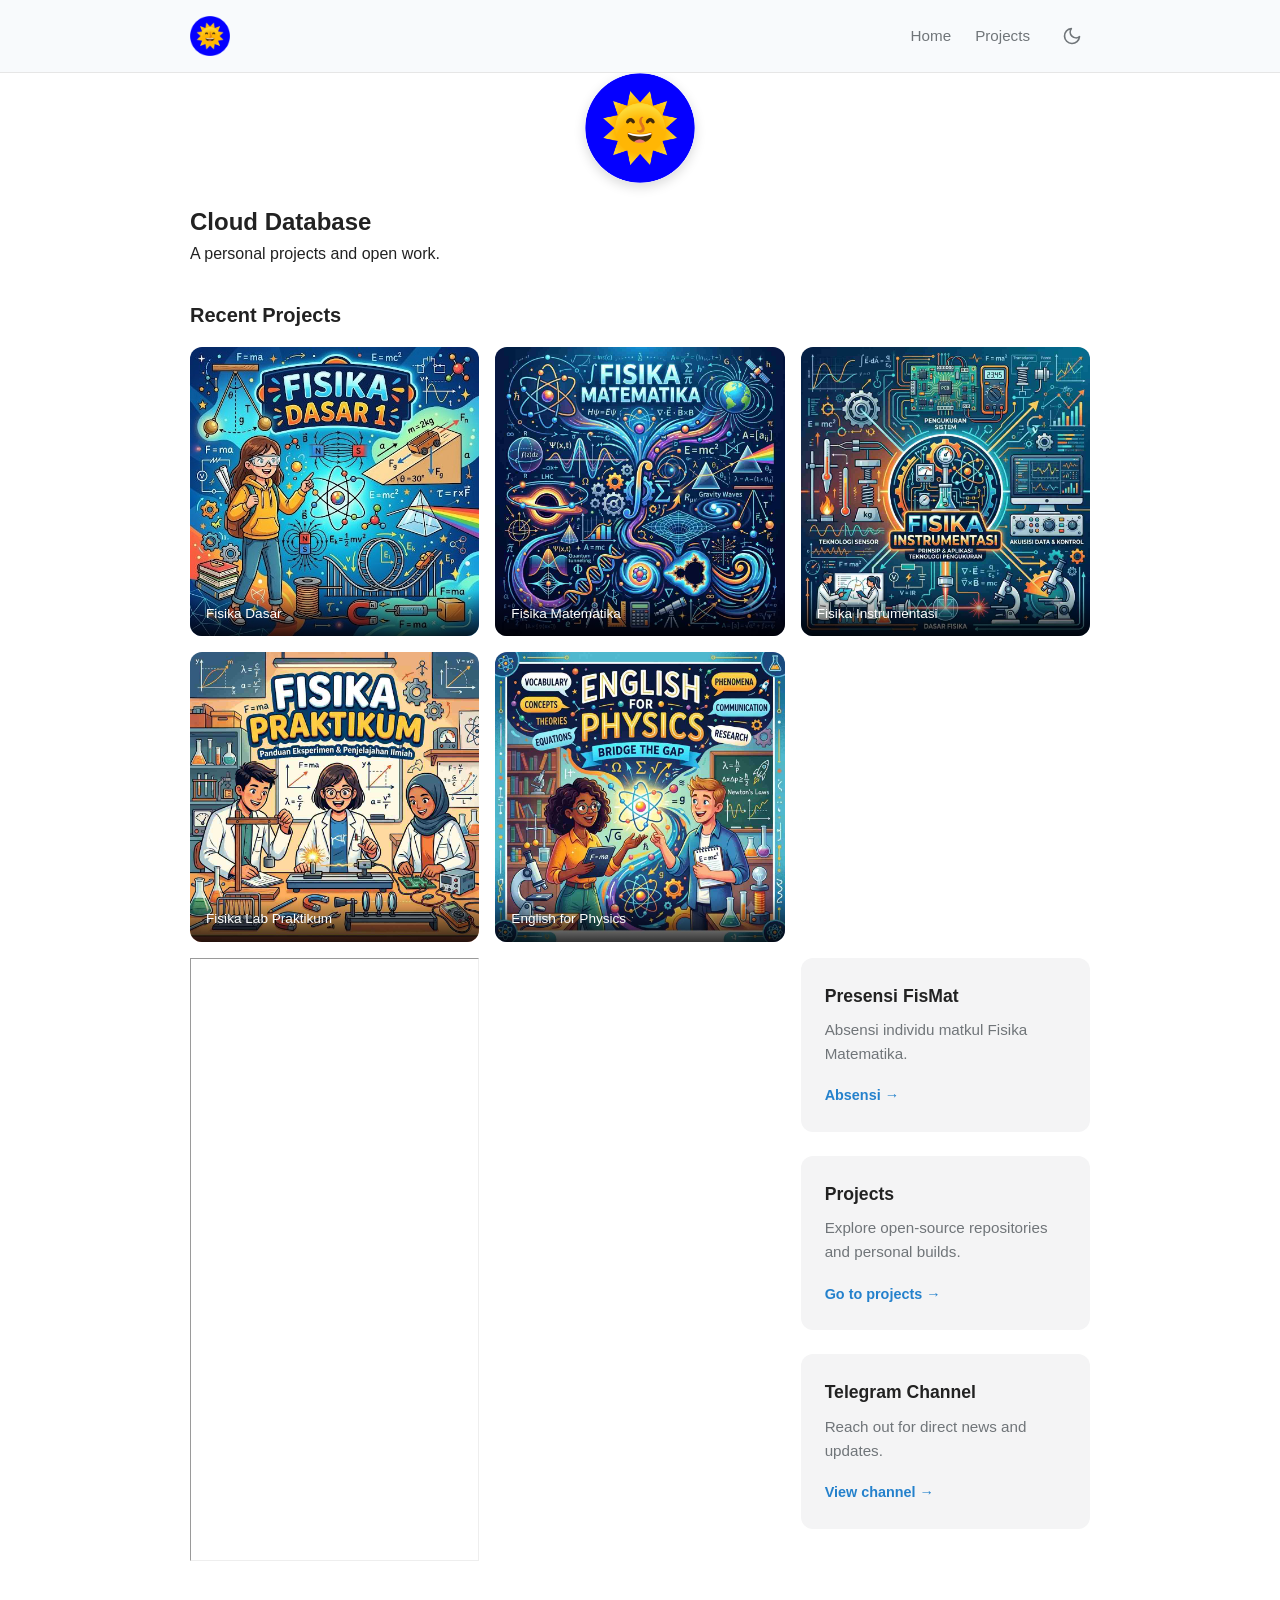
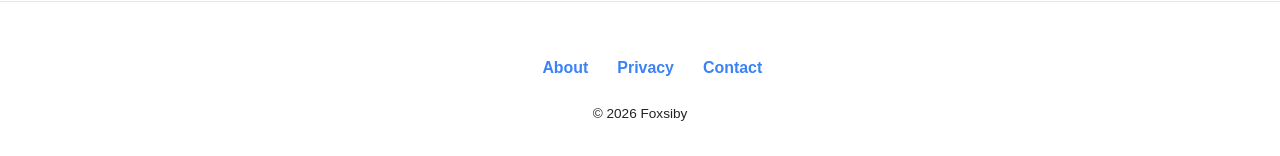
<file: index.html>
<!DOCTYPE html>
<html lang="en">
<head>
    <meta charset="UTF-8">
    <meta name="viewport" content="width=device-width, initial-scale=1.0">
    <title>Krank</title>
    <link rel="stylesheet" href="styles.css">
</head>
<body>

    <header>
        <div class="container nav-inner">
            <button class="menu-btn" id="menuBtn" aria-label="Toggle Navigation">
                <span class="bar"></span>
                <span class="bar"></span>
                <span class="bar"></span>
            </button>

            <a href="index.html" class="logo" target="_blank" rel="noopener noreferrer">
            <img src="favicon.png" alt="Foxsiby">
            </a>

            
            <div class="nav-right">
                <nav class="nav-links" id="navLinks">
                    <a href="index.html" target="_blank" rel="noopener noreferrer">Home</a>
                    <a href="pro.html" target="_blank" rel="noopener noreferrer">Projects</a>
                </nav>
                

                <button class="theme-toggle" id="themeToggle" aria-label="Toggle Theme">
                    <svg class="theme-icon sun-icon" viewBox="0 0 24 24" fill="none" stroke="currentColor" stroke-width="2" stroke-linecap="round" stroke-linejoin="round">
                        <circle cx="12" cy="12" r="5"></circle>
                        <line x1="12" y1="1" x2="12" y2="3"></line>
                        <line x1="12" y1="21" x2="12" y2="23"></line>
                        <line x1="4.22" y1="4.22" x2="5.64" y2="5.64"></line>
                        <line x1="18.36" y1="18.36" x2="19.78" y2="19.78"></line>
                        <line x1="1" y1="12" x2="3" y2="12"></line>
                        <line x1="21" y1="12" x2="23" y2="12"></line>
                        <line x1="4.22" y1="19.78" x2="5.64" y2="18.36"></line>
                        <line x1="18.36" y1="5.64" x2="19.78" y2="4.22"></line>
                    </svg>
                    <svg class="theme-icon moon-icon" viewBox="0 0 24 24" fill="none" stroke="currentColor" stroke-width="2" stroke-linecap="round" stroke-linejoin="round">
                        <path d="M21 12.79A9 9 0 1 1 11.21 3 7 7 0 0 0 21 12.79z"></path>
                    </svg>
                </button>
            </div>
        </div>
    </header>

    <main class="container">
        
        <img class="hero-avatar" src="favicon.png" alt="Krank Profile Picture">
            <h2>Cloud Database</h2>
            <p>A personal projects and open work.</p>
        </section>


        <section id="gallery">
            <div class="section-title">Recent Projects</div>
            <div class="gallery-grid">
                
                
                
                <div class="gallery-item">
                    <a href="y/fisdas.html" target="_blank" rel="noopener noreferrer">
                        <img src="x/fisdas.png" alt="Fisika Dasar">
                    </a>
                    <div class="gallery-caption">Fisika Dasar</div>
                </div>
                
                <div class="gallery-item">
                    <a href="y/fismat.html" target="_blank" rel="noopener noreferrer">
                        <img src="x/fismat.png" alt="Fisika Matematika">
                    </a>
                    <div class="gallery-caption">Fisika Matematika</div>
                </div>
                
                <div class="gallery-item">
                    <a href="y/instrumentasi.html" target="_blank" rel="noopener noreferrer">
                        <img src="x/instrumentasi.png" alt="Fisika Instrumentasi">
                    </a>
                    <div class="gallery-caption">Fisika Instrumentasi</div>
                </div>
                
                <div class="gallery-item">
                    <a href="y/lab.html" target="_blank" rel="noopener noreferrer">
                        <img src="x/lab.png" alt="Fisika Lab Praktikum">
                    </a>
                    <div class="gallery-caption">Fisika Lab Praktikum</div>
                </div>
                
                <div class="gallery-item">
                    <a href="y/english.html" target="_blank" rel="noopener noreferrer">
                        <img src="x/english.png" alt="English for Physics">
                    </a>
                    <div class="gallery-caption">English for Physics</div>
                </div>
                
                
                <br><hr><br>
                        
                
        <section id="links" class="grid">
            <div class="card">
                <h3>Presensi FisMat</h3>
                <p>Absensi individu matkul Fisika Matematika.</p>
                <a href="https://docs.google.com/spreadsheets/d/1k3MvASxECIdjBocROQNHQQ5HLEWFjihHSTTZs-_AMmw/htmlview" target="_blank" rel="noopener noreferrer">Absensi &rarr;</a>
            </div>

            <div class="card">
                <h3>Projects</h3>
                <p>Explore open-source repositories and personal builds.</p>
                <a href="pro.html" target="_blank" rel="noopener noreferrer">Go to projects &rarr;</a>
            </div>

            <div class="card">
                <h3>Telegram Channel</h3>
                <p>Reach out for direct news and updates.</p>
                <a href="https://t.me/foxsiby" target="_blank" rel="noopener noreferrer">View channel &rarr;</a>
            </div>
 
                
            </div>
        </section>
    </main>

        
    <footer>
        
         <a class="footer">
        <h3>
        <a href="about.html" target="_blank" rel="noopener noreferrer">About</a>
        <a href="privacy.html" target="_blank" rel="noopener noreferrer">Privacy</a>
        <a href="contact.html" target="_blank" rel="noopener noreferrer">Contact</a>
        </h3>
        
        <br>
        
        <div class="container">
            <p>&copy; 2026 Foxsiby</p>
        </div>
    </footer>

    <script src="script.js"></script>
</body>
</html>
</file>
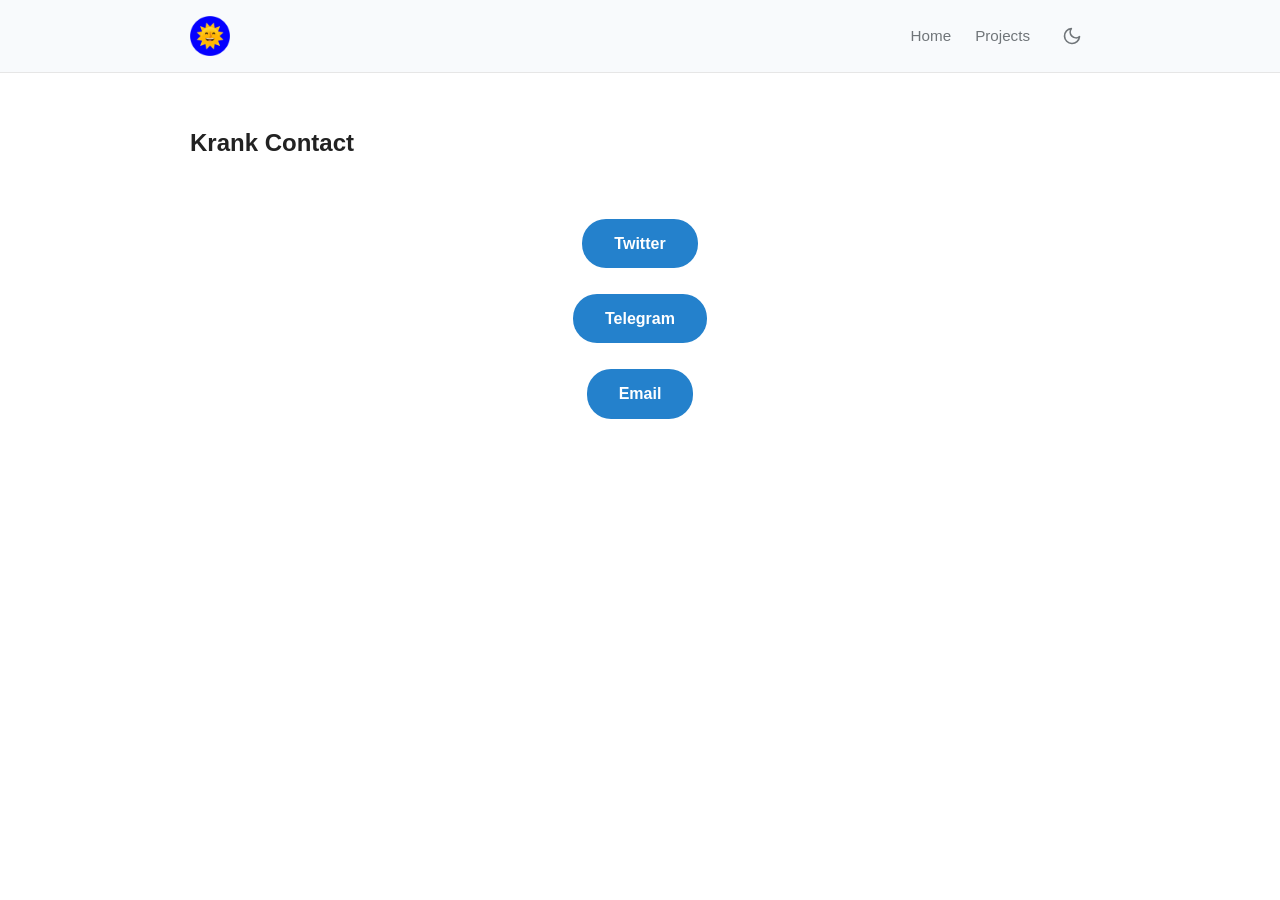
<file: contact.html>
<!DOCTYPE html>
<html lang="en">
<head>
    <meta charset="UTF-8">
    <meta name="viewport" content="width=device-width, initial-scale=1.0">
    <title>Krank Contact</title>
    <link rel="stylesheet" href="styles.css">
</head>
<body>

    <header>
        <div class="container nav-inner">
            <button class="menu-btn" id="menuBtn" aria-label="Toggle Navigation">
                <span class="bar"></span>
                <span class="bar"></span>
                <span class="bar"></span>
            </button>

            <a href="index.html" class="logo">
            <img src="favicon.png" alt="Foxsiby">
            </a>

            
            <div class="nav-right">
                <nav class="nav-links" id="navLinks">
                    <a href="index.html">Home</a>
                    <a href="pro.html">Projects</a>
                </nav>
                

                <button class="theme-toggle" id="themeToggle" aria-label="Toggle Theme">
                    <svg class="theme-icon sun-icon" viewBox="0 0 24 24" fill="none" stroke="currentColor" stroke-width="2" stroke-linecap="round" stroke-linejoin="round">
                        <circle cx="12" cy="12" r="5"></circle>
                        <line x1="12" y1="1" x2="12" y2="3"></line>
                        <line x1="12" y1="21" x2="12" y2="23"></line>
                        <line x1="4.22" y1="4.22" x2="5.64" y2="5.64"></line>
                        <line x1="18.36" y1="18.36" x2="19.78" y2="19.78"></line>
                        <line x1="1" y1="12" x2="3" y2="12"></line>
                        <line x1="21" y1="12" x2="23" y2="12"></line>
                        <line x1="4.22" y1="19.78" x2="5.64" y2="18.36"></line>
                        <line x1="18.36" y1="5.64" x2="19.78" y2="4.22"></line>
                    </svg>
                    <svg class="theme-icon moon-icon" viewBox="0 0 24 24" fill="none" stroke="currentColor" stroke-width="2" stroke-linecap="round" stroke-linejoin="round">
                        <path d="M21 12.79A9 9 0 1 1 11.21 3 7 7 0 0 0 21 12.79z"></path>
                    </svg>
                </button>
            </div>
        </div>
    </header>

    <main class="container">
        
        <br><br>

        <h2>Krank Contact</h2>


            <section class="hero">
                <a href="https://x.com/foxsiby" class="cta-button">Twitter</a> <br><br>
                <a href="https://t.me/zitove" class="cta-button">Telegram</a> <br><br>
                <a href="mailto:ifauji@proton.me" class="cta-button">Email</a> <br><br>
            </section>
        
                
            </div>
        </section>
    </main>

    <script src="script.js"></script>
</body>
</html>
</file>
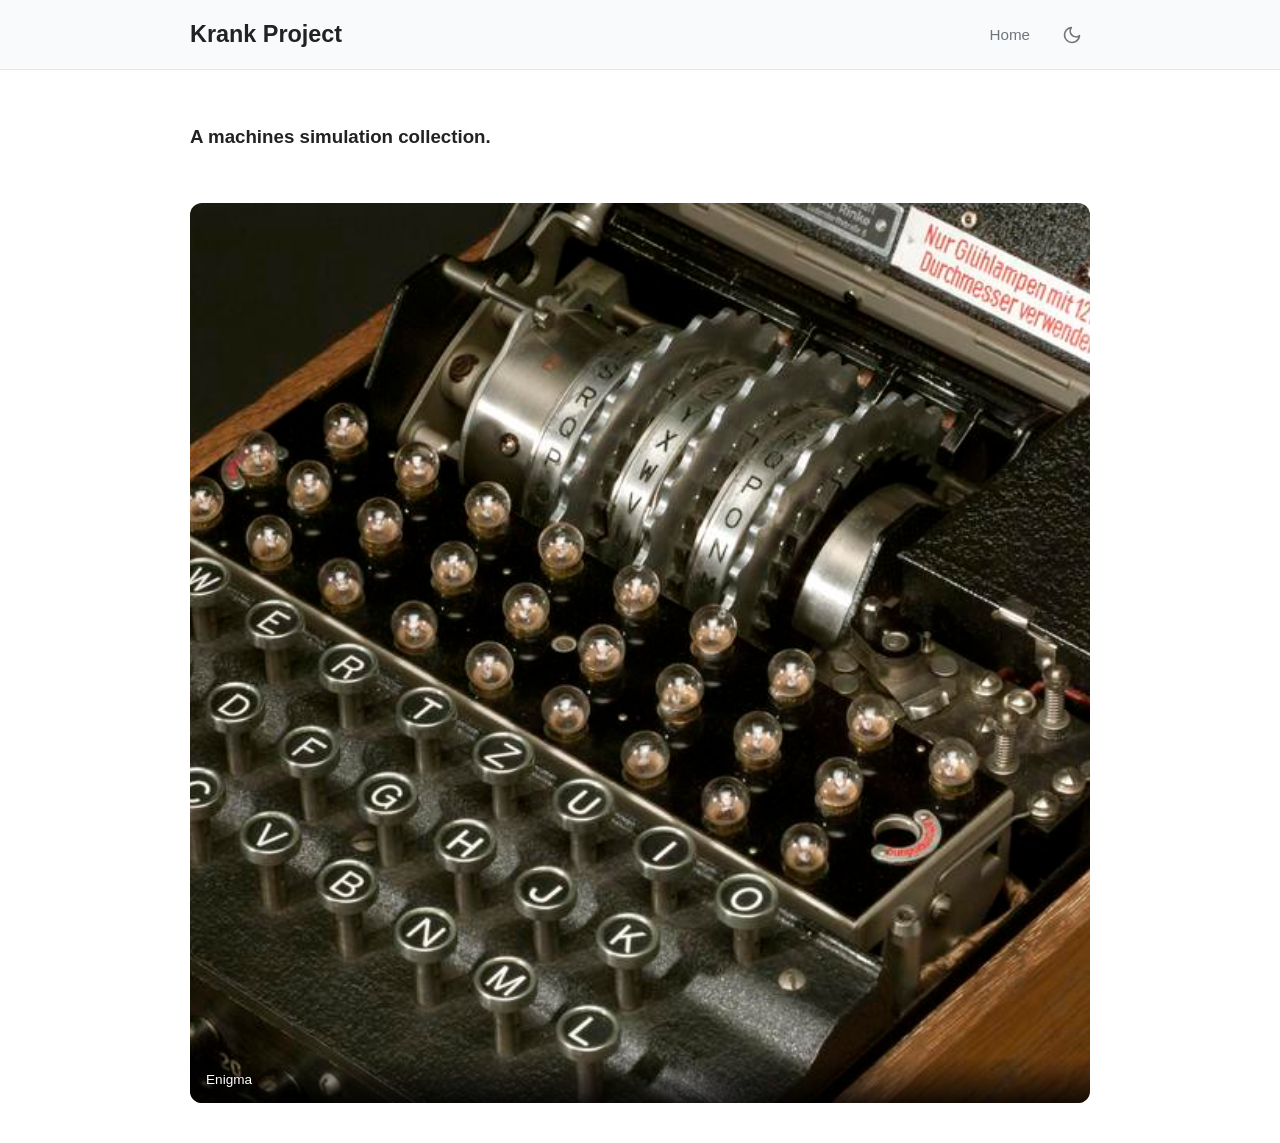
<file: pro.html>
<!DOCTYPE html>
<html lang="en">
<head>
    <meta charset="UTF-8">
    <meta name="viewport" content="width=device-width, initial-scale=1.0">
    <title>Krank Project</title>
    <link rel="stylesheet" href="styles.css">
</head>
<body>

    <header>
        <div class="container nav-inner">
            <button class="menu-btn" id="menuBtn" aria-label="Toggle Navigation">
                <span class="bar"></span>
                <span class="bar"></span>
                <span class="bar"></span>
            </button>

            <a href="index.html" class="logo">
            <h3>Krank Project</h3>
            </a>

            
            <div class="nav-right">
                <nav class="nav-links" id="navLinks">
                    <a href="index.html">Home</a>
                </nav>
                

                <button class="theme-toggle" id="themeToggle" aria-label="Toggle Theme">
                    <svg class="theme-icon sun-icon" viewBox="0 0 24 24" fill="none" stroke="currentColor" stroke-width="2" stroke-linecap="round" stroke-linejoin="round">
                        <circle cx="12" cy="12" r="5"></circle>
                        <line x1="12" y1="1" x2="12" y2="3"></line>
                        <line x1="12" y1="21" x2="12" y2="23"></line>
                        <line x1="4.22" y1="4.22" x2="5.64" y2="5.64"></line>
                        <line x1="18.36" y1="18.36" x2="19.78" y2="19.78"></line>
                        <line x1="1" y1="12" x2="3" y2="12"></line>
                        <line x1="21" y1="12" x2="23" y2="12"></line>
                        <line x1="4.22" y1="19.78" x2="5.64" y2="18.36"></line>
                        <line x1="18.36" y1="5.64" x2="19.78" y2="4.22"></line>
                    </svg>
                    <svg class="theme-icon moon-icon" viewBox="0 0 24 24" fill="none" stroke="currentColor" stroke-width="2" stroke-linecap="round" stroke-linejoin="round">
                        <path d="M21 12.79A9 9 0 1 1 11.21 3 7 7 0 0 0 21 12.79z"></path>
                    </svg>
                </button>
            </div>
        </div>
    </header>

    <main class="container">
            
        <br><br>
        
        <h3>A machines simulation collection.</h3>
        
        <br><br>
        
            <div class="gallery-grid">
                
                <div class="gallery-item">
                <a href="z/enigma.html">
                <img src="z/enigma.png" alt="Enigma">
                </a>
                <div class="gallery-caption">Enigma</div>
            </div>
            
                
    </main>
            

    <script src="script.js"></script>
</body>
</html>
</file>
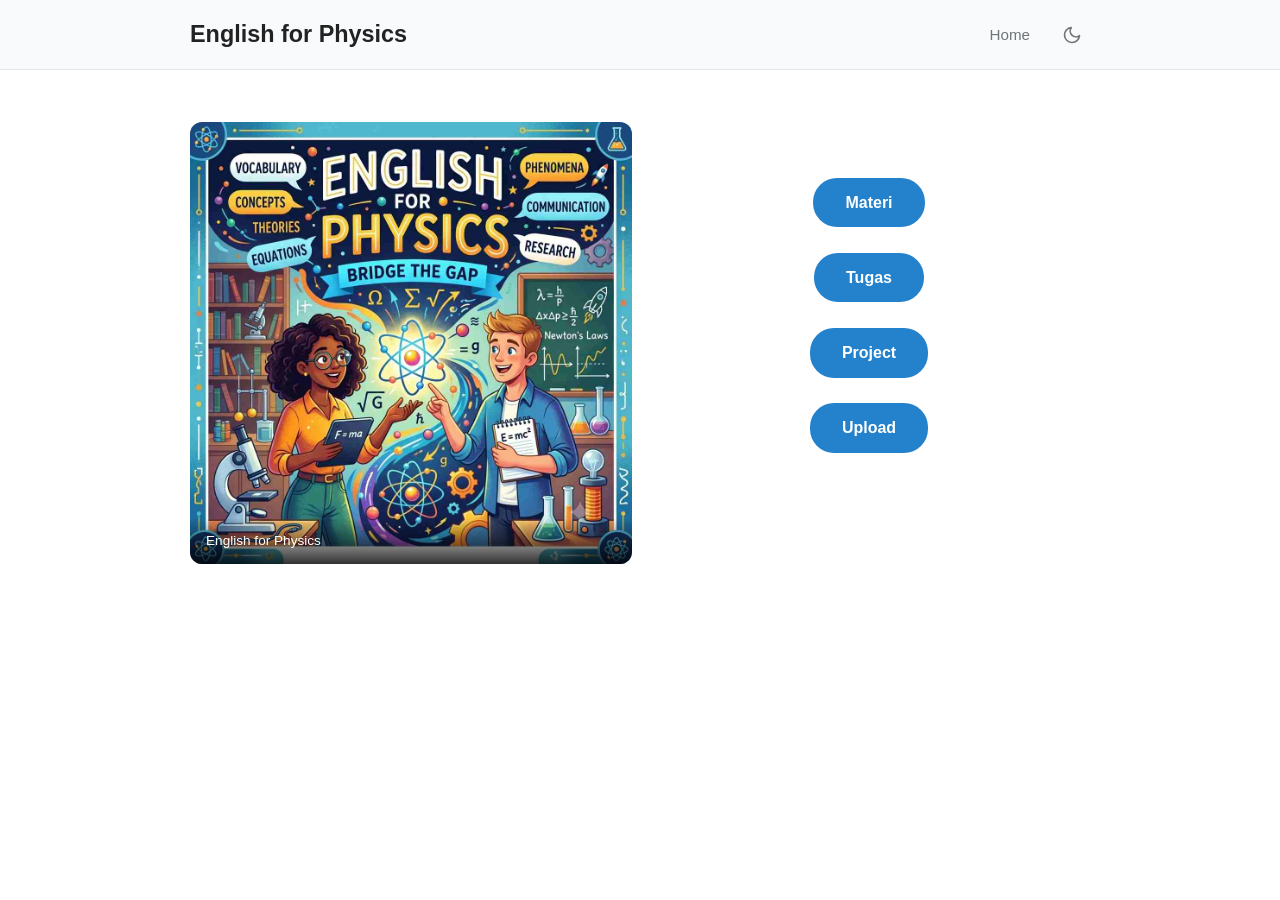
<file: y/english.html>
<!DOCTYPE html>
<html lang="en">
<head>
    <meta charset="UTF-8">
    <meta name="viewport" content="width=device-width, initial-scale=1.0">
    <title>Krank English</title>
    <link rel="stylesheet" href="styles.css">
</head>
<body>

    <header>
        <div class="container nav-inner">
            <button class="menu-btn" id="menuBtn" aria-label="Toggle Navigation">
                <span class="bar"></span>
                <span class="bar"></span>
                <span class="bar"></span>
            </button>

            <a href="../index.html" class="logo">
            <h3>English for Physics</h3>
            </a>

            
            <div class="nav-right">
                <nav class="nav-links" id="navLinks">
                    <a href="../index.html">Home</a>
                </nav>
                

                <button class="theme-toggle" id="themeToggle" aria-label="Toggle Theme">
                    <svg class="theme-icon sun-icon" viewBox="0 0 24 24" fill="none" stroke="currentColor" stroke-width="2" stroke-linecap="round" stroke-linejoin="round">
                        <circle cx="12" cy="12" r="5"></circle>
                        <line x1="12" y1="1" x2="12" y2="3"></line>
                        <line x1="12" y1="21" x2="12" y2="23"></line>
                        <line x1="4.22" y1="4.22" x2="5.64" y2="5.64"></line>
                        <line x1="18.36" y1="18.36" x2="19.78" y2="19.78"></line>
                        <line x1="1" y1="12" x2="3" y2="12"></line>
                        <line x1="21" y1="12" x2="23" y2="12"></line>
                        <line x1="4.22" y1="19.78" x2="5.64" y2="18.36"></line>
                        <line x1="18.36" y1="5.64" x2="19.78" y2="4.22"></line>
                    </svg>
                    <svg class="theme-icon moon-icon" viewBox="0 0 24 24" fill="none" stroke="currentColor" stroke-width="2" stroke-linecap="round" stroke-linejoin="round">
                        <path d="M21 12.79A9 9 0 1 1 11.21 3 7 7 0 0 0 21 12.79z"></path>
                    </svg>
                </button>
            </div>
        </div>
    </header>

    <main class="container">
            
        <br><br>
        
            <div class="gallery-grid">
                <div class="gallery-item">
                <img src="../x/english.png" alt="English for Physics">
                </a>
                <div class="gallery-caption">English for Physics</div>
            </div>
        
            <section class="hero">
                <a href="https://x.com" class="cta-button">Materi</a> <br><br>
                <a href="https://x.com" class="cta-button">Tugas</a> <br><br>
                <a href="https://x.com" class="cta-button">Project</a> <br><br>
                <a href="https://x.com" class="cta-button">Upload</a> <br><br>
            </section>
            
                
    </main>
            

    <script src="script.js"></script>
</body>
</html>
</file>
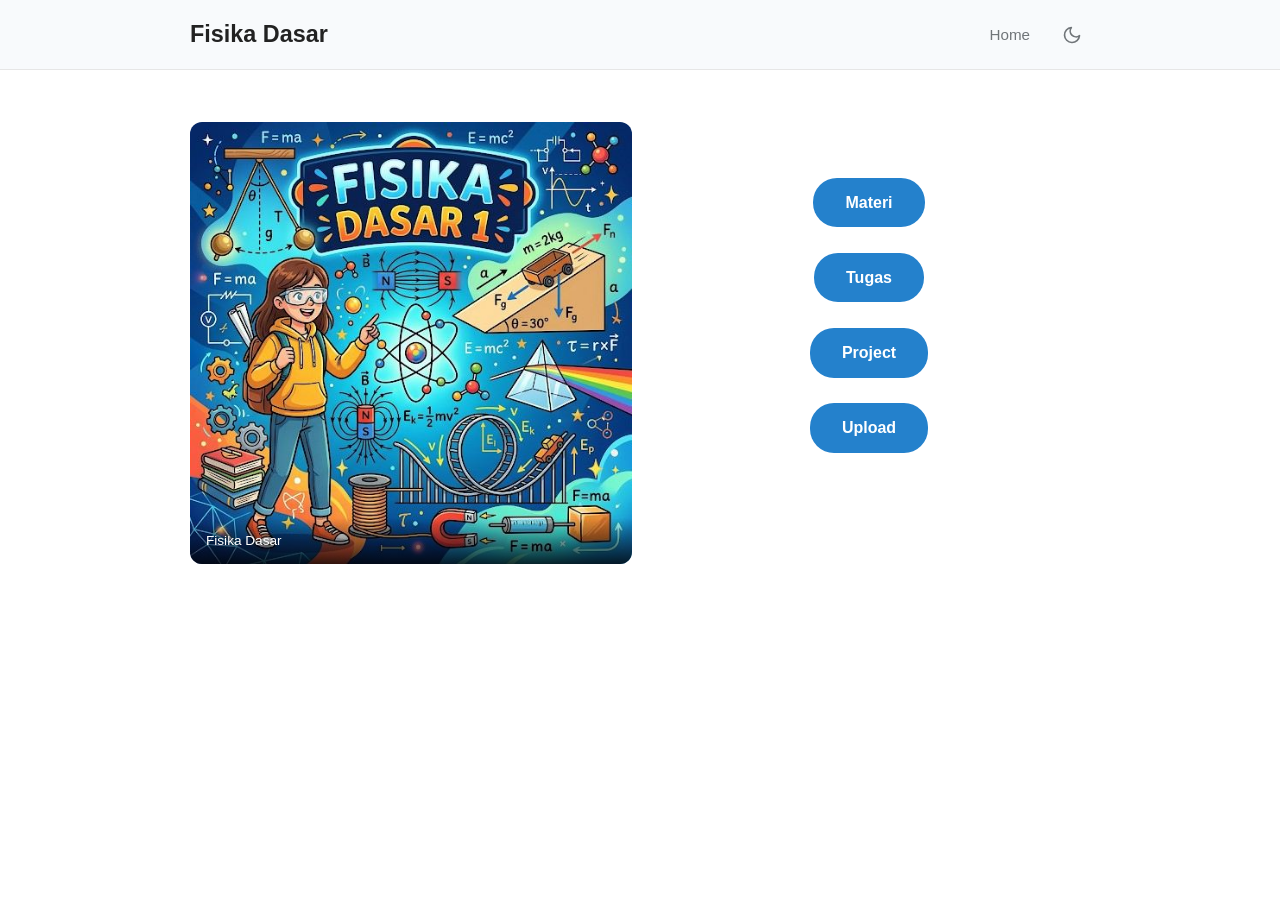
<file: y/fisdas.html>
<!DOCTYPE html>
<html lang="en">
<head>
    <meta charset="UTF-8">
    <meta name="viewport" content="width=device-width, initial-scale=1.0">
    <title>Krank Fisika Dasar</title>
    <link rel="stylesheet" href="styles.css">
</head>
<body>

    <header>
        <div class="container nav-inner">
            <button class="menu-btn" id="menuBtn" aria-label="Toggle Navigation">
                <span class="bar"></span>
                <span class="bar"></span>
                <span class="bar"></span>
            </button>

            <a href="../index.html" class="logo">
            <h3>Fisika Dasar</h3>
            </a>

            
            <div class="nav-right">
                <nav class="nav-links" id="navLinks">
                    <a href="../index.html">Home</a>
                </nav>
                

                <button class="theme-toggle" id="themeToggle" aria-label="Toggle Theme">
                    <svg class="theme-icon sun-icon" viewBox="0 0 24 24" fill="none" stroke="currentColor" stroke-width="2" stroke-linecap="round" stroke-linejoin="round">
                        <circle cx="12" cy="12" r="5"></circle>
                        <line x1="12" y1="1" x2="12" y2="3"></line>
                        <line x1="12" y1="21" x2="12" y2="23"></line>
                        <line x1="4.22" y1="4.22" x2="5.64" y2="5.64"></line>
                        <line x1="18.36" y1="18.36" x2="19.78" y2="19.78"></line>
                        <line x1="1" y1="12" x2="3" y2="12"></line>
                        <line x1="21" y1="12" x2="23" y2="12"></line>
                        <line x1="4.22" y1="19.78" x2="5.64" y2="18.36"></line>
                        <line x1="18.36" y1="5.64" x2="19.78" y2="4.22"></line>
                    </svg>
                    <svg class="theme-icon moon-icon" viewBox="0 0 24 24" fill="none" stroke="currentColor" stroke-width="2" stroke-linecap="round" stroke-linejoin="round">
                        <path d="M21 12.79A9 9 0 1 1 11.21 3 7 7 0 0 0 21 12.79z"></path>
                    </svg>
                </button>
            </div>
        </div>
    </header>

    <main class="container">
            
        <br><br>
        
            <div class="gallery-grid">
                <div class="gallery-item">
                <img src="../x/fisdas.png" alt="Fisika Dasar">
                </a>
                <div class="gallery-caption">Fisika Dasar</div>
            </div>
        
            <section class="hero">
                <a href="https://x.com" class="cta-button">Materi</a> <br><br>
                <a href="https://x.com" class="cta-button">Tugas</a> <br><br>
                <a href="https://x.com" class="cta-button">Project</a> <br><br>
                <a href="https://x.com" class="cta-button">Upload</a> <br><br>
            </section>
            
                
    </main>
            

    <script src="script.js"></script>
</body>
</html>
</file>
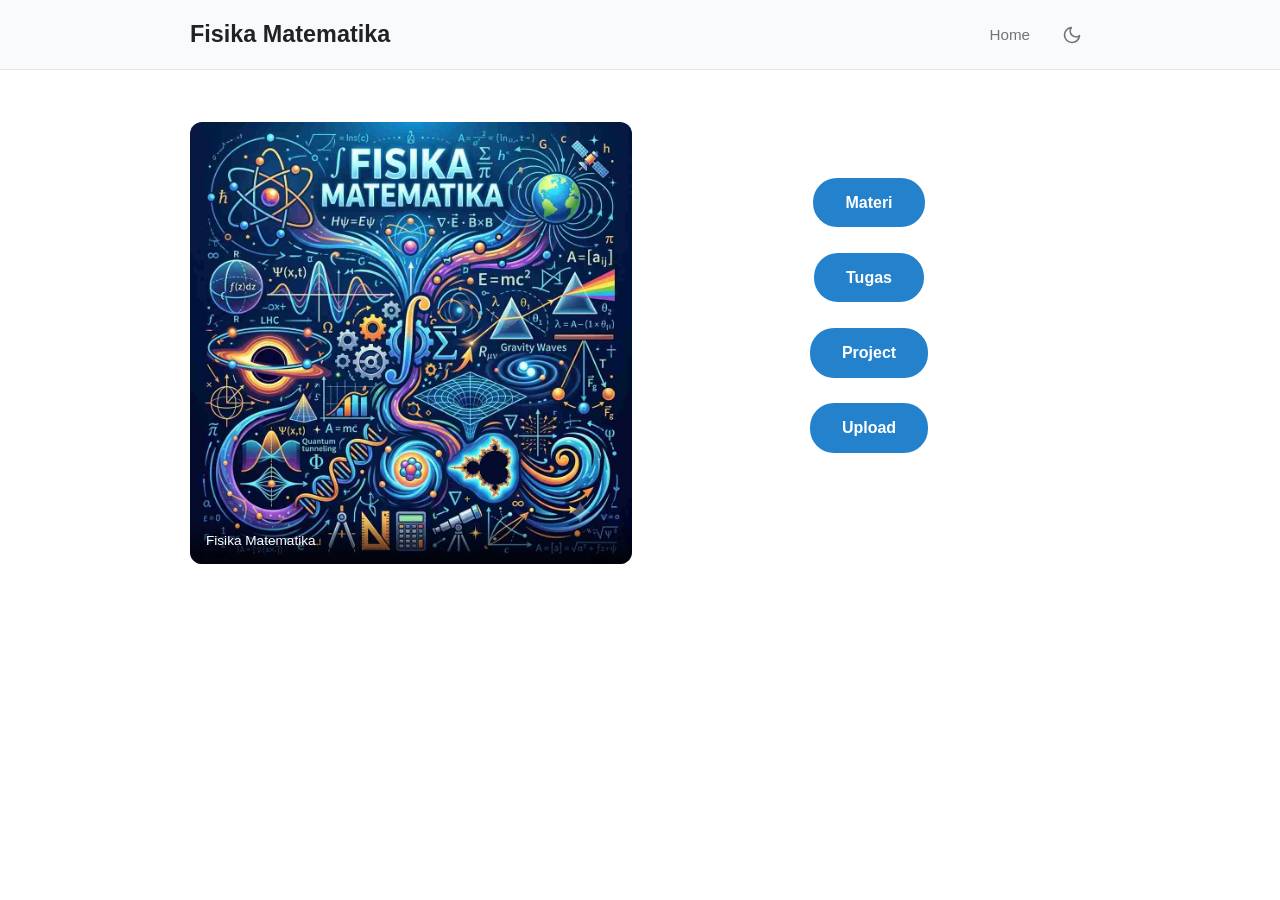
<file: y/fismat.html>
<!DOCTYPE html>
<html lang="en">
<head>
    <meta charset="UTF-8">
    <meta name="viewport" content="width=device-width, initial-scale=1.0">
    <title>Krank Fisika Matematika</title>
    <link rel="stylesheet" href="styles.css">
</head>
<body>

    <header>
        <div class="container nav-inner">
            <button class="menu-btn" id="menuBtn" aria-label="Toggle Navigation">
                <span class="bar"></span>
                <span class="bar"></span>
                <span class="bar"></span>
            </button>

            <a href="../index.html" class="logo">
            <h3>Fisika Matematika</h3>
            </a>

            
            <div class="nav-right">
                <nav class="nav-links" id="navLinks">
                    <a href="../index.html">Home</a>
                </nav>
                

                <button class="theme-toggle" id="themeToggle" aria-label="Toggle Theme">
                    <svg class="theme-icon sun-icon" viewBox="0 0 24 24" fill="none" stroke="currentColor" stroke-width="2" stroke-linecap="round" stroke-linejoin="round">
                        <circle cx="12" cy="12" r="5"></circle>
                        <line x1="12" y1="1" x2="12" y2="3"></line>
                        <line x1="12" y1="21" x2="12" y2="23"></line>
                        <line x1="4.22" y1="4.22" x2="5.64" y2="5.64"></line>
                        <line x1="18.36" y1="18.36" x2="19.78" y2="19.78"></line>
                        <line x1="1" y1="12" x2="3" y2="12"></line>
                        <line x1="21" y1="12" x2="23" y2="12"></line>
                        <line x1="4.22" y1="19.78" x2="5.64" y2="18.36"></line>
                        <line x1="18.36" y1="5.64" x2="19.78" y2="4.22"></line>
                    </svg>
                    <svg class="theme-icon moon-icon" viewBox="0 0 24 24" fill="none" stroke="currentColor" stroke-width="2" stroke-linecap="round" stroke-linejoin="round">
                        <path d="M21 12.79A9 9 0 1 1 11.21 3 7 7 0 0 0 21 12.79z"></path>
                    </svg>
                </button>
            </div>
        </div>
    </header>

    <main class="container">
            
        <br><br>
        
            <div class="gallery-grid">
                <div class="gallery-item">
                <img src="../x/fismat.png" alt="Fisika Matematika">
                </a>
                <div class="gallery-caption">Fisika Matematika</div>
            </div>
        
            <section class="hero">
                <a href="https://drive.google.com/drive/folders/1YxkUo7NQPyyki2td3KxZ8SMzZNMZL7yd" class="cta-button">Materi</a> <br><br>
                <a href="https://x.com" class="cta-button">Tugas</a> <br><br>
                <a href="https://x.com" class="cta-button">Project</a> <br><br>
                <a href="https://x.com" class="cta-button">Upload</a> <br><br>
            </section>
            
                
    </main>
            

    <script src="script.js"></script>
</body>
</html>
</file>
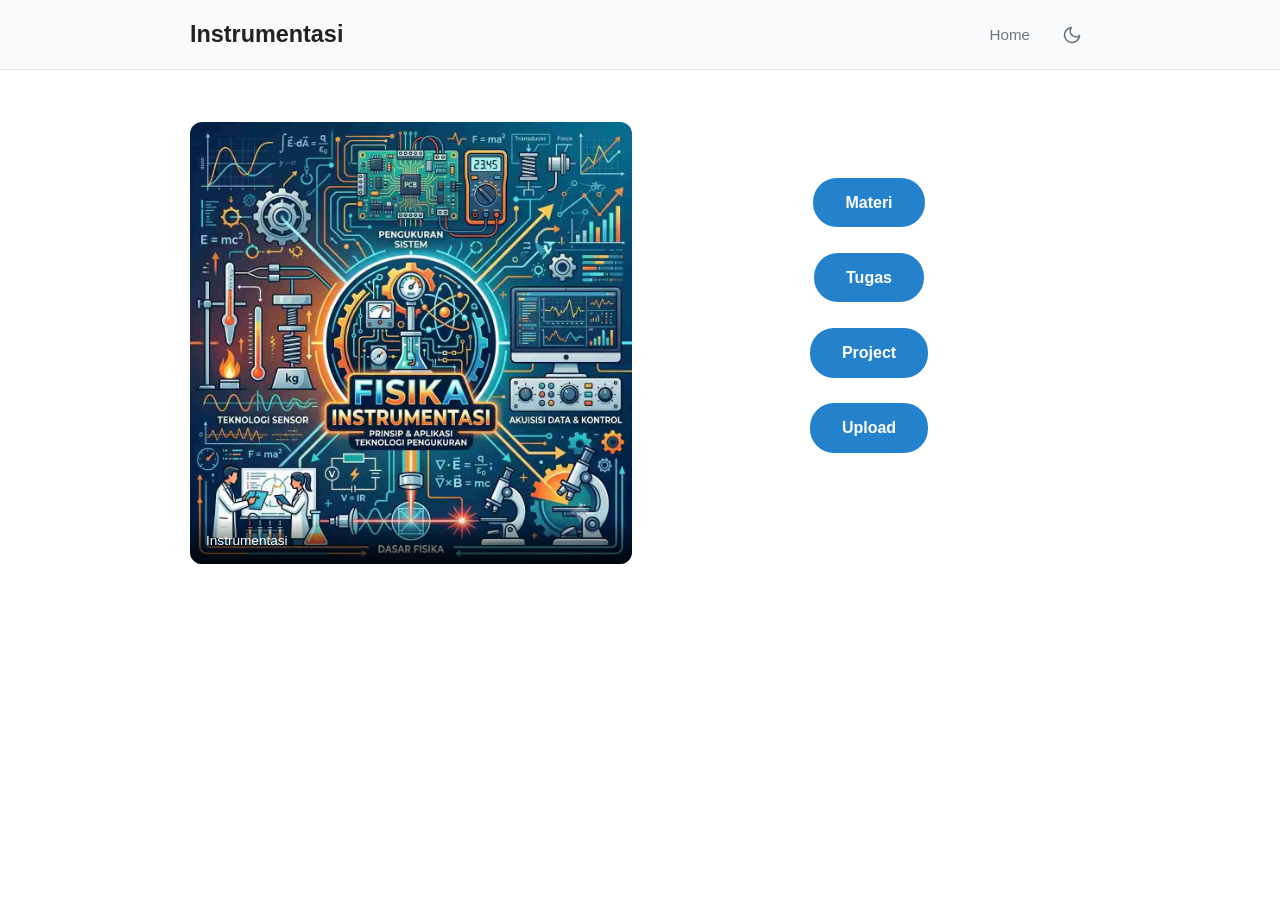
<file: y/instrumentasi.html>
<!DOCTYPE html>
<html lang="en">
<head>
    <meta charset="UTF-8">
    <meta name="viewport" content="width=device-width, initial-scale=1.0">
    <title>Krank Instrumentasi</title>
    <link rel="stylesheet" href="styles.css">
</head>
<body>

    <header>
        <div class="container nav-inner">
            <button class="menu-btn" id="menuBtn" aria-label="Toggle Navigation">
                <span class="bar"></span>
                <span class="bar"></span>
                <span class="bar"></span>
            </button>

            <a href="../index.html" class="logo">
            <h3>Instrumentasi</h3>
            </a>

            
            <div class="nav-right">
                <nav class="nav-links" id="navLinks">
                    <a href="../index.html">Home</a>
                </nav>
                

                <button class="theme-toggle" id="themeToggle" aria-label="Toggle Theme">
                    <svg class="theme-icon sun-icon" viewBox="0 0 24 24" fill="none" stroke="currentColor" stroke-width="2" stroke-linecap="round" stroke-linejoin="round">
                        <circle cx="12" cy="12" r="5"></circle>
                        <line x1="12" y1="1" x2="12" y2="3"></line>
                        <line x1="12" y1="21" x2="12" y2="23"></line>
                        <line x1="4.22" y1="4.22" x2="5.64" y2="5.64"></line>
                        <line x1="18.36" y1="18.36" x2="19.78" y2="19.78"></line>
                        <line x1="1" y1="12" x2="3" y2="12"></line>
                        <line x1="21" y1="12" x2="23" y2="12"></line>
                        <line x1="4.22" y1="19.78" x2="5.64" y2="18.36"></line>
                        <line x1="18.36" y1="5.64" x2="19.78" y2="4.22"></line>
                    </svg>
                    <svg class="theme-icon moon-icon" viewBox="0 0 24 24" fill="none" stroke="currentColor" stroke-width="2" stroke-linecap="round" stroke-linejoin="round">
                        <path d="M21 12.79A9 9 0 1 1 11.21 3 7 7 0 0 0 21 12.79z"></path>
                    </svg>
                </button>
            </div>
        </div>
    </header>

    <main class="container">
            
        <br><br>
        
            <div class="gallery-grid">
                <div class="gallery-item">
                <img src="../x/instrumentasi.png" alt="Instrumentasi">
                </a>
                <div class="gallery-caption">Instrumentasi</div>
            </div>
        
            <section class="hero">
                <a href="https://x.com" class="cta-button">Materi</a> <br><br>
                <a href="https://x.com" class="cta-button">Tugas</a> <br><br>
                <a href="https://x.com" class="cta-button">Project</a> <br><br>
                <a href="https://x.com" class="cta-button">Upload</a> <br><br>
            </section>
            
                
    </main>
            

    <script src="script.js"></script>
</body>
</html>
</file>
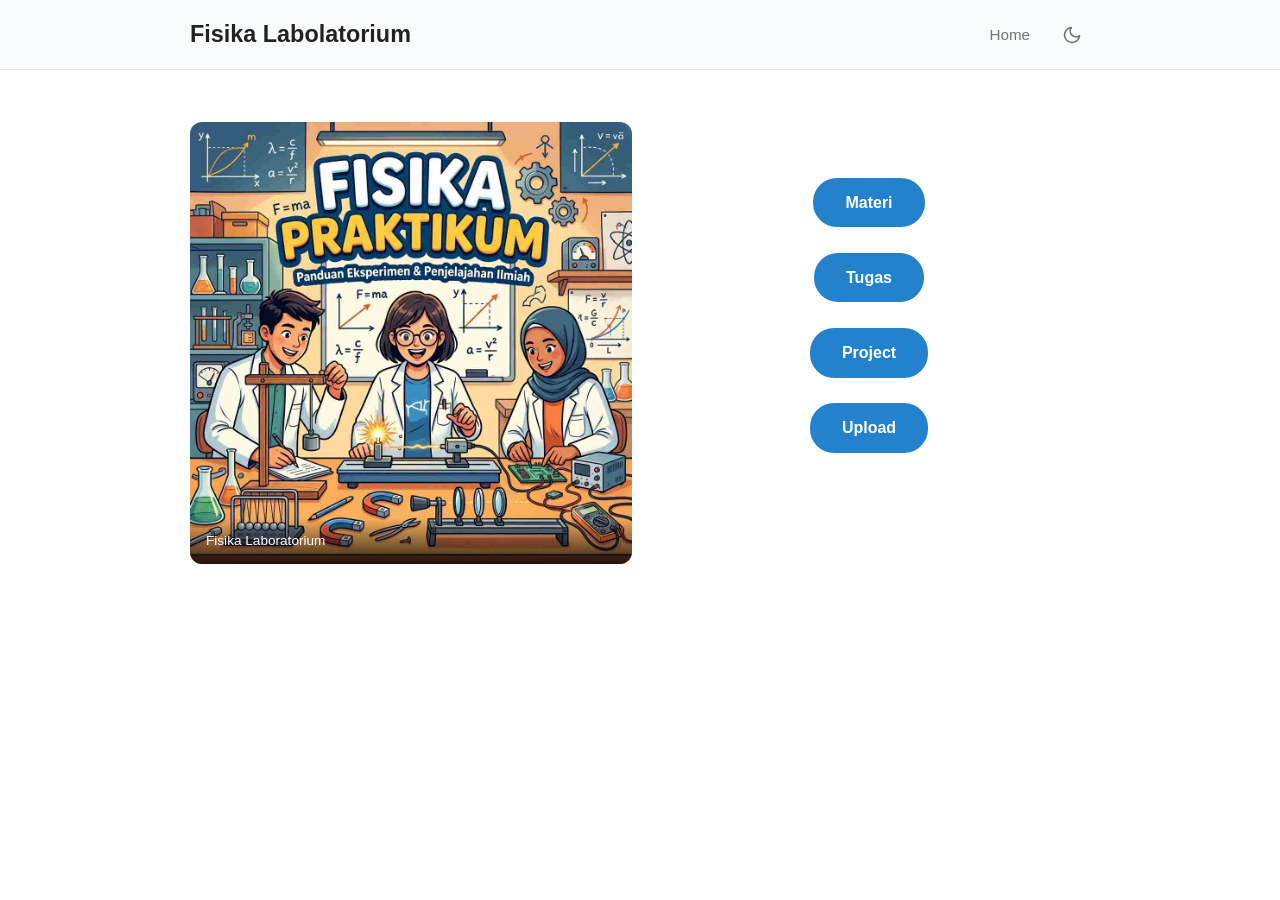
<file: y/lab.html>
<!DOCTYPE html>
<html lang="en">
<head>
    <meta charset="UTF-8">
    <meta name="viewport" content="width=device-width, initial-scale=1.0">
    <title>Krank Laboratory</title>
    <link rel="stylesheet" href="styles.css">
</head>
<body>

    <header>
        <div class="container nav-inner">
            <button class="menu-btn" id="menuBtn" aria-label="Toggle Navigation">
                <span class="bar"></span>
                <span class="bar"></span>
                <span class="bar"></span>
            </button>

            <a href="../index.html" class="logo">
            <h3>Fisika Labolatorium</h3>
            </a>

            
            <div class="nav-right">
                <nav class="nav-links" id="navLinks">
                    <a href="../index.html">Home</a>
                </nav>
                

                <button class="theme-toggle" id="themeToggle" aria-label="Toggle Theme">
                    <svg class="theme-icon sun-icon" viewBox="0 0 24 24" fill="none" stroke="currentColor" stroke-width="2" stroke-linecap="round" stroke-linejoin="round">
                        <circle cx="12" cy="12" r="5"></circle>
                        <line x1="12" y1="1" x2="12" y2="3"></line>
                        <line x1="12" y1="21" x2="12" y2="23"></line>
                        <line x1="4.22" y1="4.22" x2="5.64" y2="5.64"></line>
                        <line x1="18.36" y1="18.36" x2="19.78" y2="19.78"></line>
                        <line x1="1" y1="12" x2="3" y2="12"></line>
                        <line x1="21" y1="12" x2="23" y2="12"></line>
                        <line x1="4.22" y1="19.78" x2="5.64" y2="18.36"></line>
                        <line x1="18.36" y1="5.64" x2="19.78" y2="4.22"></line>
                    </svg>
                    <svg class="theme-icon moon-icon" viewBox="0 0 24 24" fill="none" stroke="currentColor" stroke-width="2" stroke-linecap="round" stroke-linejoin="round">
                        <path d="M21 12.79A9 9 0 1 1 11.21 3 7 7 0 0 0 21 12.79z"></path>
                    </svg>
                </button>
            </div>
        </div>
    </header>

    <main class="container">
            
        <br><br>
        
            <div class="gallery-grid">
                <div class="gallery-item">
                <img src="../x/lab.png" alt="Fisika Laboratorium">
                </a>
                <div class="gallery-caption">Fisika Laboratorium</div>
            </div>
        
            <section class="hero">
                <a href="https://x.com" class="cta-button">Materi</a> <br><br>
                <a href="https://x.com" class="cta-button">Tugas</a> <br><br>
                <a href="https://x.com" class="cta-button">Project</a> <br><br>
                <a href="https://x.com" class="cta-button">Upload</a> <br><br>
            </section>
            
                
    </main>
            

    <script src="script.js"></script>
</body>
</html>
</file>
<file: styles.css>
/* Light Theme (Default) */
:root {
    --bg-color: #ffffff;
    --text-main: #222222;
    --text-muted: #707579;
    --accent-color: #2481cc;
    --accent-hover: #1c6ca8;
    --card-bg: #f4f4f5;
    --border-color: #e6e6e6;
    --max-width: 900px;
    
    /* Header specific theme colors */
    --bg-header: #f8fafc;
    --text-header: #222222;
}

/* Dark Theme Overrides */
[data-theme="dark"] {
    --bg-color: #0e1621;
    --text-main: #f5f5f5;
    --text-muted: #8b96a0;
    --accent-color: #64b5ef;
    --accent-hover: #4a9ecc;
    --card-bg: #17212b;
    --border-color: #242f3d;

    /* Header specific theme colors */
    --bg-header: #17212b;
    --text-header: #f5f5f5;
}

* {
    box-sizing: border-box;
    margin: 0;
    padding: 0;
}

body {
    font-family: -apple-system, BlinkMacSystemFont, "Segoe UI", Roboto, Helvetica, Arial, sans-serif;
    background-color: var(--bg-color);
    color: var(--text-main);
    line-height: 1.6;
    display: flex;
    flex-direction: column;
    min-height: 100vh;
    transition: background-color 0.3s ease, color 0.3s ease;
}

header {
    position: sticky;
    top: 0;
    z-index: 1000;
    background-color: var(--bg-header);
    color: var(--text-header);
    border-bottom: 1px solid var(--border-color);
    padding: 1rem 0;
    transition: background-color 0.3s ease, color 0.3s ease, border-color 0.3s ease;
}

.container {
    width: 90%;
    max-width: var(--max-width);
    margin: 0 auto;
}

.nav-inner {
    display: flex;
    justify-content: space-between;
    align-items: center;
}

.logo {
    font-size: 1.25rem;
    font-weight: 700;
    color: var(--text-main);
    text-decoration: none;
}

.logo img {
    height: 40px; /* Adjust height as needed */
    width: auto;  /* Maintains aspect ratio */
    display: block; /* Helps remove unwanted spacing underneath images */
}


.nav-right {
    display: flex;
    align-items: center;
    gap: 1.5rem;
}

/* Navigation Links */
.nav-links {
    display: flex;
    gap: 1.5rem;
}

.nav-links a {
    color: var(--text-muted);
    text-decoration: none;
    font-size: 0.95rem;
    transition: color 0.2s;
}

.nav-links a:hover {
    color: var(--accent-color);
}

/* Hamburger Button */
.menu-btn {
    display: none;
    background: transparent;
    border: none;
    cursor: pointer;
    flex-direction: column;
    justify-content: space-between;
    width: 24px;
    height: 18px;
    padding: 0;
    z-index: 100;
}

.bar {
    width: 100%;
    height: 2px;
    background-color: var(--text-main);
    border-radius: 2px;
    transition: transform 0.3s ease, opacity 0.3s ease;
}

/* Animated 'X' Icon */
.menu-btn.open .bar:nth-child(1) {
    transform: translateY(8px) rotate(45deg);
}

.menu-btn.open .bar:nth-child(2) {
    opacity: 0;
}

.menu-btn.open .bar:nth-child(3) {
    transform: translateY(-8px) rotate(-45deg);
}

/* Mobile Responsive Drawer */
@media (max-width: 768px) {
    .menu-btn {
        display: flex;
    }

    .nav-links {
        display: none;
        flex-direction: column;
        position: absolute;
        top: 100%;
        left: 0;
        right: 0;
        background-color: var(--bg-header);
        border-bottom: 1px solid var(--border-color);
        padding: 1rem 0;
        box-shadow: 0 4px 12px rgba(0, 0, 0, 0.05);
        gap: 0;
    }

    .nav-links.active {
        display: flex;
    }

    .nav-links a {
        padding: 0.75rem 1.5rem;
        width: 100%;
        display: block;
    }

    .nav-links a:hover {
        background-color: var(--card-bg);
    }
}

/* Minimalist Icon Button */
.theme-toggle {
    background: transparent;
    border: none;
    color: var(--text-muted);
    width: 36px;
    height: 36px;
    border-radius: 50%;
    cursor: pointer;
    display: flex;
    align-items: center;
    justify-content: center;
    transition: color 0.2s ease, background-color 0.2s ease;
}

.theme-toggle:hover {
    color: var(--text-main);
    background-color: var(--card-bg);
}

.theme-icon {
    width: 20px;
    height: 20px;
}

/* Toggle visibility based on active theme */
.sun-icon { display: none; }
.moon-icon { display: block; }

[data-theme="dark"] .sun-icon { display: block; }
[data-theme="dark"] .moon-icon { display: none; }

.hero {
    padding: 3.5rem 0 2.5rem;
    text-align: center;
}

.hero-avatar {
    width: 110px;
    height: 110px;
    border-radius: 50%;
    object-fit: cover;
    margin: 0 auto 1.25rem;
    display: block;
    box-shadow: 0 4px 12px rgba(0, 0, 0, 0.15);
}

.hero h1 {
    font-size: 2.25rem;
    margin-bottom: 0.5rem;
    font-weight: 700;
}

.hero p {
    font-size: 1.15rem;
    color: var(--text-muted);
    max-width: 600px;
    margin: 0 auto 1.75rem;
}

.cta-button {
    display: inline-block;
    background-color: var(--accent-color);
    color: #ffffff;
    padding: 0.75rem 2rem;
    border-radius: 24px;
    text-decoration: none;
    font-weight: 600;
    transition: background-color 0.2s;
}

.cta-button:hover {
    background-color: var(--accent-hover);
}

.section-title {
    font-size: 1.25rem;
    font-weight: 700;
    margin: 2rem 0 1rem;
    color: var(--text-main);
}

/* Image Gallery Grid */
.gallery-grid {
    display: grid;
    grid-template-columns: repeat(auto-fit, minmax(250px, 1fr));
    gap: 1rem;
    margin-bottom: 2.5rem;
}

.gallery-item {
    position: relative;
    border-radius: 12px;
    overflow: hidden;
    background: var(--card-bg);
    aspect-ratio: 1 / 1;
}

.gallery-item img {
    width: 100%;
    height: 100%;
    object-fit: cover;
    display: block;
    transition: transform 0.3s ease;
}

.gallery-item:hover img {
    transform: scale(1.03);
}

.gallery-caption {
    position: absolute;
    bottom: 0;
    left: 0;
    right: 0;
    background: linear-gradient(transparent, rgba(0,0,0,0.8));
    color: #ffffff;
    padding: 0.75rem 1rem;
    font-size: 0.85rem;
}

/* Content Cards Grid */
.grid {
    display: grid;
    grid-template-columns: repeat(auto-fit, minmax(260px, 1fr));
    gap: 1.5rem;
    padding-bottom: 2rem;
}

.card {
    background: var(--card-bg);
    padding: 1.5rem;
    border-radius: 12px;
    transition: transform 0.15s ease, background-color 0.3s ease;
}

.card:hover {
    transform: translateY(-2px);
}

.card h3 {
    font-size: 1.1rem;
    margin-bottom: 0.5rem;
}

.card p {
    font-size: 0.95rem;
    color: var(--text-muted);
    margin-bottom: 1rem;
}

.card a {
    color: var(--accent-color);
    text-decoration: none;
    font-weight: 600;
    font-size: 0.9rem;
}

footer {
    margin-top: auto;
    border-top: 1px solid var(--border-color);
    padding: 2rem 0;
    text-align: center;
    font-size: 0.85rem;
}

footer a {
    color: #3b82f6;
    text-decoration: none;
    margin: 0 0.77rem;
}
</file>
<file: y/styles.css>
/* Light Theme (Default) */
:root {
    --bg-color: #ffffff;
    --text-main: #222222;
    --text-muted: #707579;
    --accent-color: #2481cc;
    --accent-hover: #1c6ca8;
    --card-bg: #f4f4f5;
    --border-color: #e6e6e6;
    --max-width: 900px;
    
    /* Header specific theme colors */
    --bg-header: #f8fafc;
    --text-header: #222222;
}

/* Dark Theme Overrides */
[data-theme="dark"] {
    --bg-color: #0e1621;
    --text-main: #f5f5f5;
    --text-muted: #8b96a0;
    --accent-color: #64b5ef;
    --accent-hover: #4a9ecc;
    --card-bg: #17212b;
    --border-color: #242f3d;

    /* Header specific theme colors */
    --bg-header: #17212b;
    --text-header: #f5f5f5;
}

* {
    box-sizing: border-box;
    margin: 0;
    padding: 0;
}

body {
    font-family: -apple-system, BlinkMacSystemFont, "Segoe UI", Roboto, Helvetica, Arial, sans-serif;
    background-color: var(--bg-color);
    color: var(--text-main);
    line-height: 1.6;
    display: flex;
    flex-direction: column;
    min-height: 100vh;
    transition: background-color 0.3s ease, color 0.3s ease;
}

header {
    position: sticky;
    top: 0;
    z-index: 1000;
    background-color: var(--bg-header);
    color: var(--text-header);
    border-bottom: 1px solid var(--border-color);
    padding: 1rem 0;
    transition: background-color 0.3s ease, color 0.3s ease, border-color 0.3s ease;
}

.container {
    width: 90%;
    max-width: var(--max-width);
    margin: 0 auto;
}

.nav-inner {
    display: flex;
    justify-content: space-between;
    align-items: center;
}

.logo {
    font-size: 1.25rem;
    font-weight: 700;
    color: var(--text-main);
    text-decoration: none;
}

.logo img {
    height: 40px; /* Adjust height as needed */
    width: auto;  /* Maintains aspect ratio */
    display: block; /* Helps remove unwanted spacing underneath images */
}


.nav-right {
    display: flex;
    align-items: center;
    gap: 1.5rem;
}

/* Navigation Links */
.nav-links {
    display: flex;
    gap: 1.5rem;
}

.nav-links a {
    color: var(--text-muted);
    text-decoration: none;
    font-size: 0.95rem;
    transition: color 0.2s;
}

.nav-links a:hover {
    color: var(--accent-color);
}

/* Hamburger Button */
.menu-btn {
    display: none;
    background: transparent;
    border: none;
    cursor: pointer;
    flex-direction: column;
    justify-content: space-between;
    width: 24px;
    height: 18px;
    padding: 0;
    z-index: 100;
}

.bar {
    width: 100%;
    height: 2px;
    background-color: var(--text-main);
    border-radius: 2px;
    transition: transform 0.3s ease, opacity 0.3s ease;
}

/* Animated 'X' Icon */
.menu-btn.open .bar:nth-child(1) {
    transform: translateY(8px) rotate(45deg);
}

.menu-btn.open .bar:nth-child(2) {
    opacity: 0;
}

.menu-btn.open .bar:nth-child(3) {
    transform: translateY(-8px) rotate(-45deg);
}

/* Mobile Responsive Drawer */
@media (max-width: 768px) {
    .menu-btn {
        display: flex;
    }

    .nav-links {
        display: none;
        flex-direction: column;
        position: absolute;
        top: 100%;
        left: 0;
        right: 0;
        background-color: var(--bg-header);
        border-bottom: 1px solid var(--border-color);
        padding: 1rem 0;
        box-shadow: 0 4px 12px rgba(0, 0, 0, 0.05);
        gap: 0;
    }

    .nav-links.active {
        display: flex;
    }

    .nav-links a {
        padding: 0.75rem 1.5rem;
        width: 100%;
        display: block;
    }

    .nav-links a:hover {
        background-color: var(--card-bg);
    }
}

/* Minimalist Icon Button */
.theme-toggle {
    background: transparent;
    border: none;
    color: var(--text-muted);
    width: 36px;
    height: 36px;
    border-radius: 50%;
    cursor: pointer;
    display: flex;
    align-items: center;
    justify-content: center;
    transition: color 0.2s ease, background-color 0.2s ease;
}

.theme-toggle:hover {
    color: var(--text-main);
    background-color: var(--card-bg);
}

.theme-icon {
    width: 20px;
    height: 20px;
}

/* Toggle visibility based on active theme */
.sun-icon { display: none; }
.moon-icon { display: block; }

[data-theme="dark"] .sun-icon { display: block; }
[data-theme="dark"] .moon-icon { display: none; }

.hero {
    padding: 3.5rem 0 2.5rem;
    text-align: center;
}

.hero-avatar {
    width: 110px;
    height: 110px;
    border-radius: 50%;
    object-fit: cover;
    margin: 0 auto 1.25rem;
    display: block;
    box-shadow: 0 4px 12px rgba(0, 0, 0, 0.15);
}

.hero h1 {
    font-size: 2.25rem;
    margin-bottom: 0.5rem;
    font-weight: 700;
}

.hero p {
    font-size: 1.15rem;
    color: var(--text-muted);
    max-width: 600px;
    margin: 0 auto 1.75rem;
}

.cta-button {
    display: inline-block;
    background-color: var(--accent-color);
    color: #ffffff;
    padding: 0.75rem 2rem;
    border-radius: 24px;
    text-decoration: none;
    font-weight: 600;
    transition: background-color 0.2s;
}

.cta-button:hover {
    background-color: var(--accent-hover);
}

.section-title {
    font-size: 1.25rem;
    font-weight: 700;
    margin: 2rem 0 1rem;
    color: var(--text-main);
}

/* Image Gallery Grid */
.gallery-grid {
    display: grid;
    grid-template-columns: repeat(auto-fit, minmax(250px, 1fr));
    gap: 1rem;
    margin-bottom: 2.5rem;
}

.gallery-item {
    position: relative;
    border-radius: 12px;
    overflow: hidden;
    background: var(--card-bg);
    aspect-ratio: 1 / 1;
}

.gallery-item img {
    width: 100%;
    height: 100%;
    object-fit: cover;
    display: block;
    transition: transform 0.3s ease;
}

.gallery-item:hover img {
    transform: scale(1.03);
}

.gallery-caption {
    position: absolute;
    bottom: 0;
    left: 0;
    right: 0;
    background: linear-gradient(transparent, rgba(0,0,0,0.8));
    color: #ffffff;
    padding: 0.75rem 1rem;
    font-size: 0.85rem;
}

/* Content Cards Grid */
.grid {
    display: grid;
    grid-template-columns: repeat(auto-fit, minmax(260px, 1fr));
    gap: 1.5rem;
    padding-bottom: 2rem;
}

.card {
    background: var(--card-bg);
    padding: 1.5rem;
    border-radius: 12px;
    transition: transform 0.15s ease, background-color 0.3s ease;
}

.card:hover {
    transform: translateY(-2px);
}

.card h3 {
    font-size: 1.1rem;
    margin-bottom: 0.5rem;
}

.card p {
    font-size: 0.95rem;
    color: var(--text-muted);
    margin-bottom: 1rem;
}

.card a {
    color: var(--accent-color);
    text-decoration: none;
    font-weight: 600;
    font-size: 0.9rem;
}

footer {
    margin-top: auto;
    border-top: 1px solid var(--border-color);
    padding: 2rem 0;
    text-align: center;
    font-size: 0.85rem;
}

footer a {
    color: #3b82f6;
    text-decoration: none;
    margin: 0 0.77rem;
}
</file>
